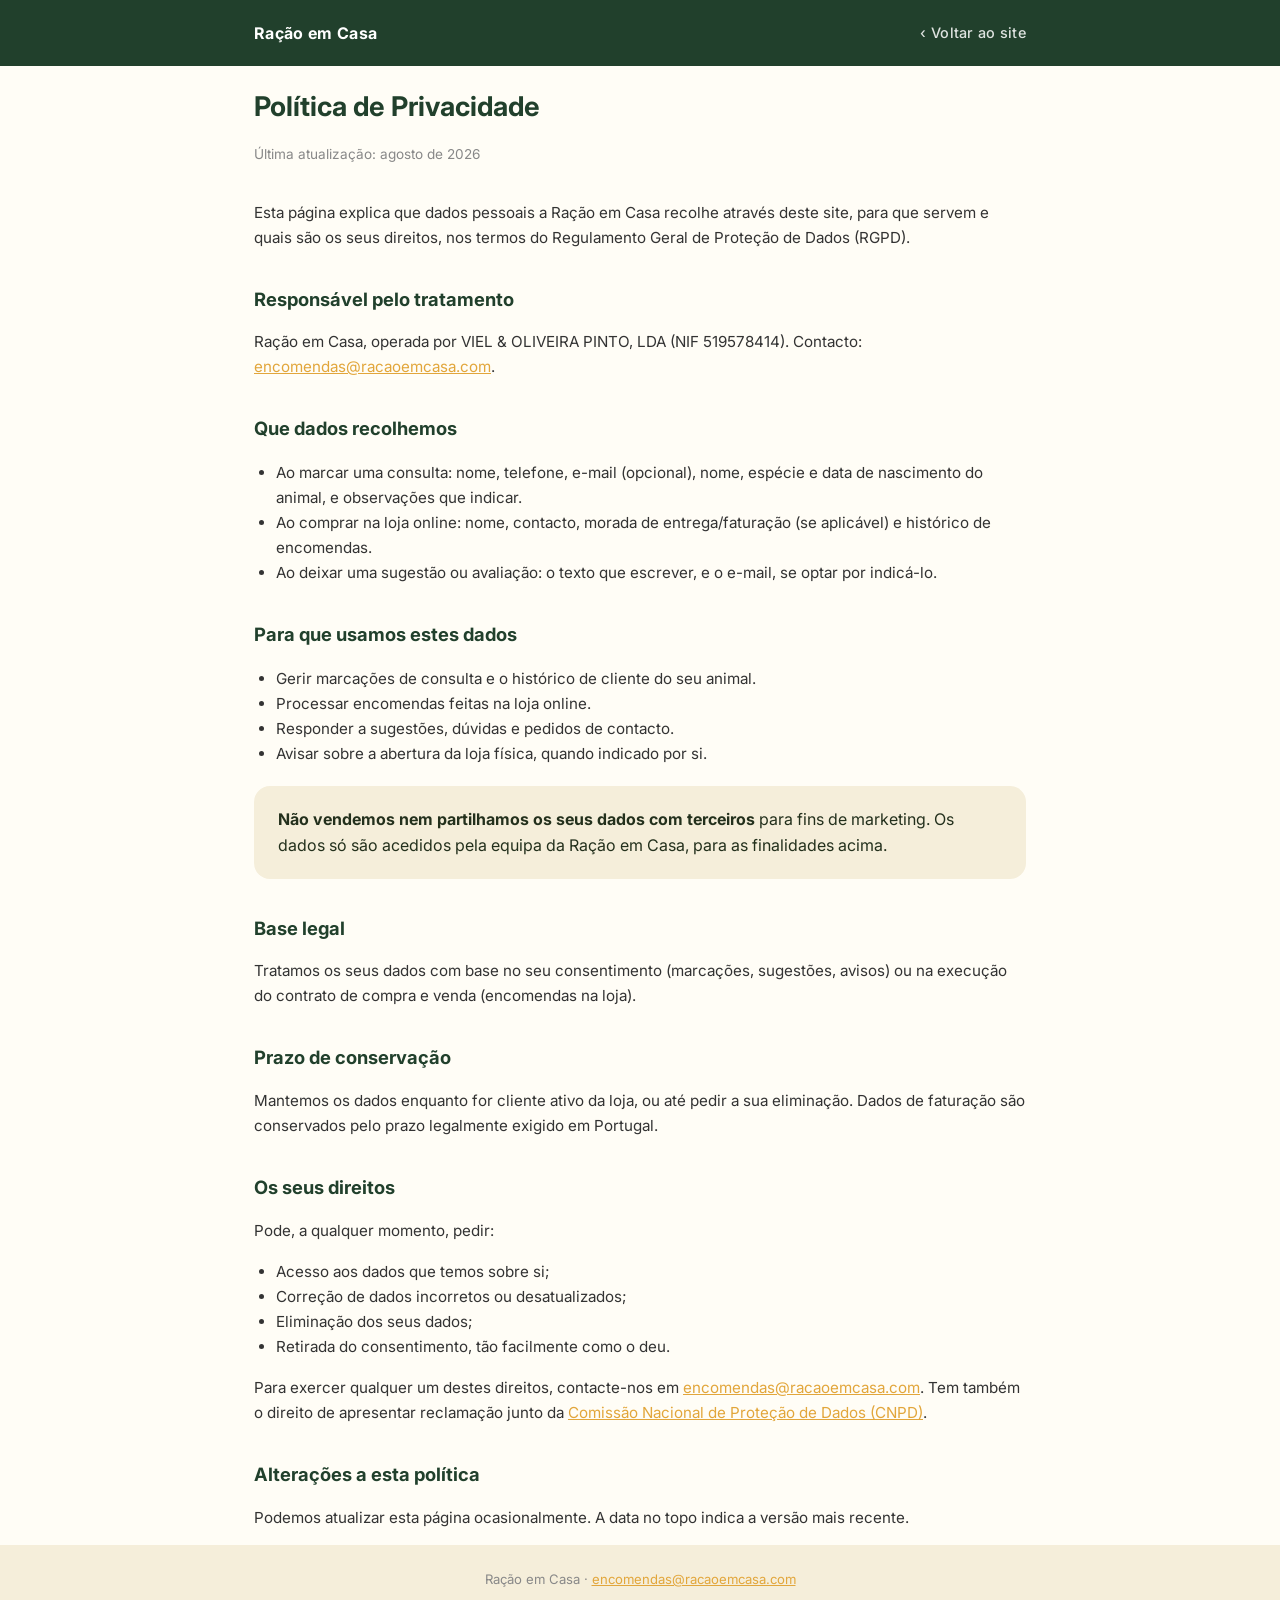
<file: privacidade.html>
<!DOCTYPE html>
<html lang="pt-PT">
<head>
<meta charset="UTF-8">
<meta name="viewport" content="width=device-width, initial-scale=1">
<title>Política de Privacidade | Ração em Casa</title>
<meta name="description" content="Política de Privacidade e proteção de dados da Ração em Casa.">
<link rel="preconnect" href="https://fonts.googleapis.com">
<link href="https://fonts.googleapis.com/css2?family=Fredoka:wght@600;700&family=Inter:wght@400;500;600&display=swap" rel="stylesheet">
<style>
  :root {
    --navy: #21402C; --teal: #E2A63B; --ink: #23301C;
    --border: #E6D8B3; --bg-alt: #F5EEDA; --radius-pill: 999px;
  }
  * { box-sizing: border-box; }
  body { font-family: 'Inter', sans-serif; color: var(--ink); margin: 0; line-height: 1.65; background: #FFFDF6; }
  .wrap { max-width: 820px; margin: 0 auto; padding: 0 24px; }
  header { background: var(--navy); padding: 20px 0; }
  header .wrap { display: flex; align-items: center; justify-content: space-between; }
  header a { color: #fff; text-decoration: none; font-weight: 700; letter-spacing: 0.02em; }
  header a.back { font-weight: 500; opacity: 0.85; font-size: 0.9rem; }
  main { padding: 48px 0 80px; }
  h1 { color: var(--navy); font-size: 1.7rem; margin-bottom: 6px; }
  .updated { color: #888; font-size: 0.85rem; margin-bottom: 34px; }
  h2 { color: var(--navy); font-size: 1.15rem; margin-top: 34px; }
  p, li { color: #333; font-size: 0.95rem; }
  ul { padding-left: 22px; }
  a { color: var(--teal); }
  .box { background: var(--bg-alt); border-radius: 16px; padding: 20px 24px; margin: 20px 0; }
  footer { background: var(--bg-alt); padding: 24px 0; text-align: center; font-size: 0.82rem; color: #888; }
</style>
</head>
<body>
<header>
  <div class="wrap">
    <a href="index.html">Ração em Casa</a>
    <a class="back" href="index.html">‹ Voltar ao site</a>
  </div>
</header>

<main class="wrap">
  <h1>Política de Privacidade</h1>
  <p class="updated">Última atualização: agosto de 2026</p>

  <p>Esta página explica que dados pessoais a Ração em Casa recolhe através deste site, para que servem e quais são os seus direitos, nos termos do Regulamento Geral de Proteção de Dados (RGPD).</p>

  <h2>Responsável pelo tratamento</h2>
  <p>Ração em Casa, operada por VIEL &amp; OLIVEIRA PINTO, LDA (NIF 519578414). Contacto: <a href="mailto:encomendas@racaoemcasa.com">encomendas@racaoemcasa.com</a>.</p>

  <h2>Que dados recolhemos</h2>
  <ul>
    <li>Ao marcar uma consulta: nome, telefone, e-mail (opcional), nome, espécie e data de nascimento do animal, e observações que indicar.</li>
    <li>Ao comprar na loja online: nome, contacto, morada de entrega/faturação (se aplicável) e histórico de encomendas.</li>
    <li>Ao deixar uma sugestão ou avaliação: o texto que escrever, e o e-mail, se optar por indicá-lo.</li>
  </ul>

  <h2>Para que usamos estes dados</h2>
  <ul>
    <li>Gerir marcações de consulta e o histórico de cliente do seu animal.</li>
    <li>Processar encomendas feitas na loja online.</li>
    <li>Responder a sugestões, dúvidas e pedidos de contacto.</li>
    <li>Avisar sobre a abertura da loja física, quando indicado por si.</li>
  </ul>

  <div class="box">
    <strong>Não vendemos nem partilhamos os seus dados com terceiros</strong> para fins de marketing. Os dados só são acedidos pela equipa da Ração em Casa, para as finalidades acima.
  </div>

  <h2>Base legal</h2>
  <p>Tratamos os seus dados com base no seu consentimento (marcações, sugestões, avisos) ou na execução do contrato de compra e venda (encomendas na loja).</p>

  <h2>Prazo de conservação</h2>
  <p>Mantemos os dados enquanto for cliente ativo da loja, ou até pedir a sua eliminação. Dados de faturação são conservados pelo prazo legalmente exigido em Portugal.</p>

  <h2>Os seus direitos</h2>
  <p>Pode, a qualquer momento, pedir:</p>
  <ul>
    <li>Acesso aos dados que temos sobre si;</li>
    <li>Correção de dados incorretos ou desatualizados;</li>
    <li>Eliminação dos seus dados;</li>
    <li>Retirada do consentimento, tão facilmente como o deu.</li>
  </ul>
  <p>Para exercer qualquer um destes direitos, contacte-nos em <a href="mailto:encomendas@racaoemcasa.com">encomendas@racaoemcasa.com</a>. Tem também o direito de apresentar reclamação junto da <a href="https://www.cnpd.pt" target="_blank">Comissão Nacional de Proteção de Dados (CNPD)</a>.</p>

  <h2>Alterações a esta política</h2>
  <p>Podemos atualizar esta página ocasionalmente. A data no topo indica a versão mais recente.</p>
</main>

<footer>
  Ração em Casa · <a href="mailto:encomendas@racaoemcasa.com">encomendas@racaoemcasa.com</a>
</footer>
</body>
</html>
</file>
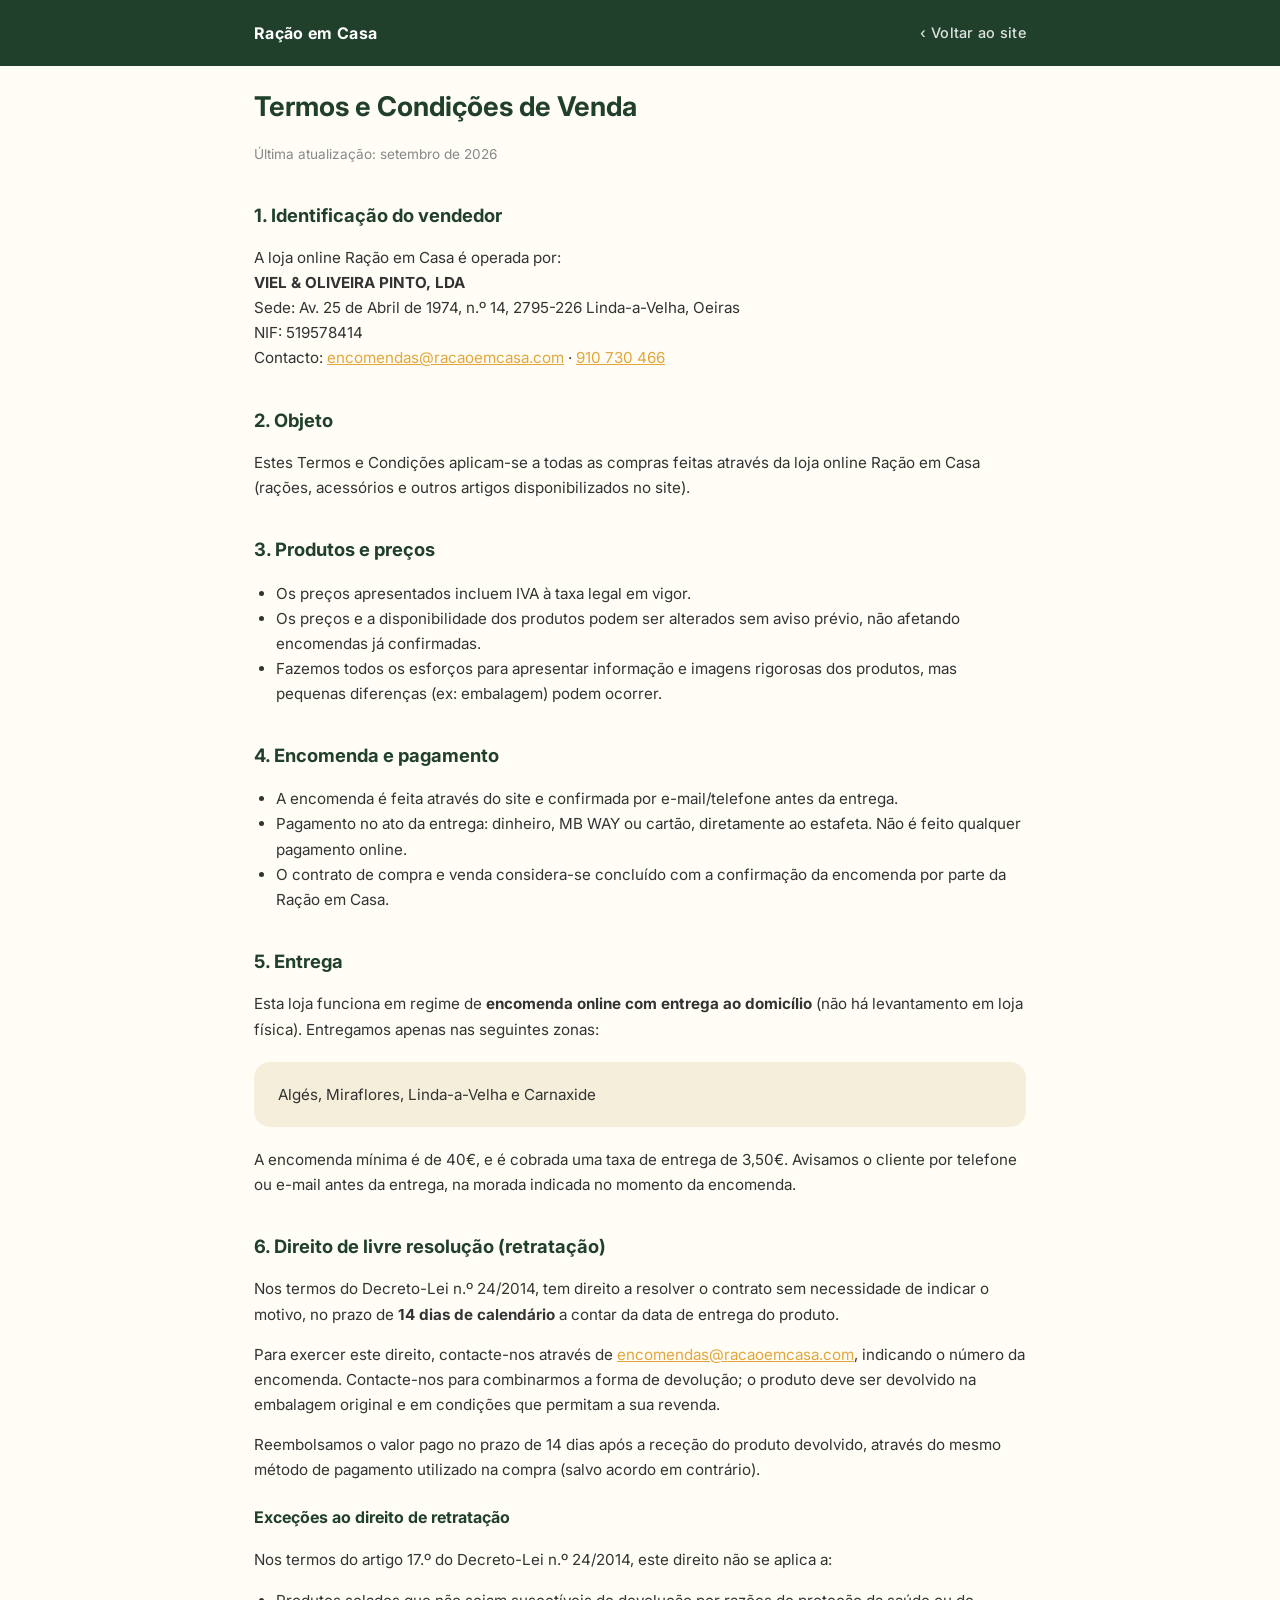
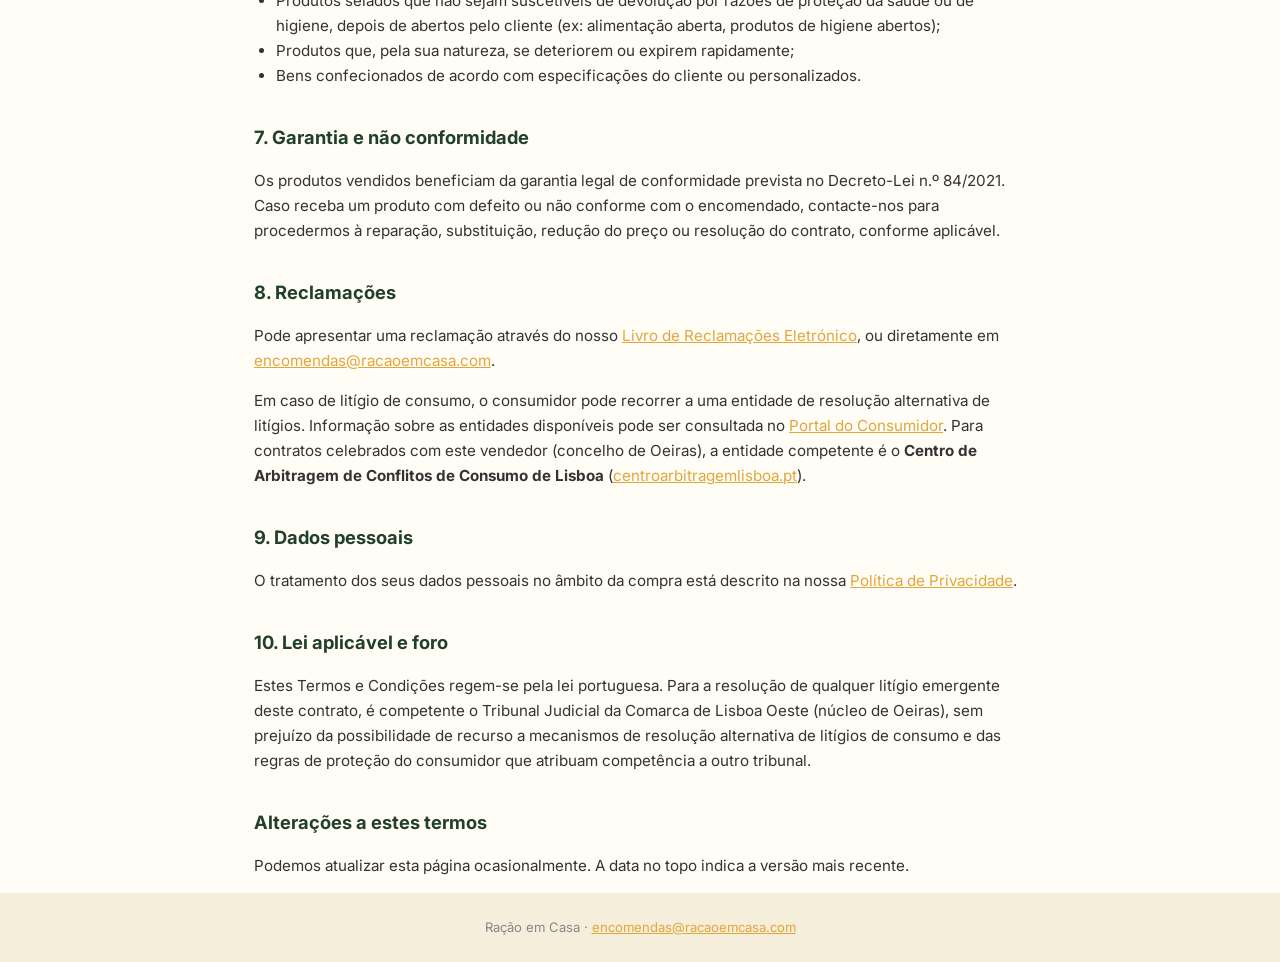
<file: termos.html>
<!DOCTYPE html>
<html lang="pt-PT">
<head>
<meta charset="UTF-8">
<meta name="viewport" content="width=device-width, initial-scale=1">
<title>Termos e Condições de Venda | Ração em Casa</title>
<meta name="description" content="Termos e Condições de Venda da loja online Ração em Casa.">
<link rel="preconnect" href="https://fonts.googleapis.com">
<link href="https://fonts.googleapis.com/css2?family=Fredoka:wght@600;700&family=Inter:wght@400;500;600&display=swap" rel="stylesheet">
<style>
  :root {
    --navy: #21402C; --teal: #E2A63B; --ink: #23301C;
    --border: #E6D8B3; --bg-alt: #F5EEDA; --radius-pill: 999px;
  }
  * { box-sizing: border-box; }
  body { font-family: 'Inter', sans-serif; color: var(--ink); margin: 0; line-height: 1.65; background: #FFFDF6; }
  .wrap { max-width: 820px; margin: 0 auto; padding: 0 24px; }
  header { background: var(--navy); padding: 20px 0; }
  header .wrap { display: flex; align-items: center; justify-content: space-between; }
  header a { color: #fff; text-decoration: none; font-weight: 700; letter-spacing: 0.02em; }
  header a.back { font-weight: 500; opacity: 0.85; font-size: 0.9rem; }
  main { padding: 48px 0 80px; }
  h1 { color: var(--navy); font-size: 1.7rem; margin-bottom: 6px; }
  .updated { color: #888; font-size: 0.85rem; margin-bottom: 34px; }
  h2 { color: var(--navy); font-size: 1.15rem; margin-top: 34px; }
  h3 { color: var(--navy); font-size: 1rem; margin-top: 22px; }
  p, li { color: #333; font-size: 0.95rem; }
  ul, ol { padding-left: 22px; }
  a { color: var(--teal); }
  .box { background: var(--bg-alt); border-radius: 16px; padding: 20px 24px; margin: 20px 0; }
  footer { background: var(--bg-alt); padding: 24px 0; text-align: center; font-size: 0.82rem; color: #888; }
</style>
</head>
<body>
<header>
  <div class="wrap">
    <a href="index.html">Ração em Casa</a>
    <a class="back" href="index.html">‹ Voltar ao site</a>
  </div>
</header>

<main class="wrap">
  <h1>Termos e Condições de Venda</h1>
  <p class="updated">Última atualização: setembro de 2026</p>

  <h2>1. Identificação do vendedor</h2>
  <p>
    A loja online Ração em Casa é operada por:<br>
    <strong>VIEL &amp; OLIVEIRA PINTO, LDA</strong><br>
    Sede: Av. 25 de Abril de 1974, n.º 14, 2795-226 Linda-a-Velha, Oeiras<br>
    NIF: 519578414<br>
    Contacto: <a href="mailto:encomendas@racaoemcasa.com">encomendas@racaoemcasa.com</a> · <a href="tel:+351910730466">910 730 466</a>
  </p>

  <h2>2. Objeto</h2>
  <p>Estes Termos e Condições aplicam-se a todas as compras feitas através da loja online Ração em Casa (rações, acessórios e outros artigos disponibilizados no site).</p>

  <h2>3. Produtos e preços</h2>
  <ul>
    <li>Os preços apresentados incluem IVA à taxa legal em vigor.</li>
    <li>Os preços e a disponibilidade dos produtos podem ser alterados sem aviso prévio, não afetando encomendas já confirmadas.</li>
    <li>Fazemos todos os esforços para apresentar informação e imagens rigorosas dos produtos, mas pequenas diferenças (ex: embalagem) podem ocorrer.</li>
  </ul>

  <h2>4. Encomenda e pagamento</h2>
  <ul>
    <li>A encomenda é feita através do site e confirmada por e-mail/telefone antes da entrega.</li>
    <li>Pagamento no ato da entrega: dinheiro, MB WAY ou cartão, diretamente ao estafeta. Não é feito qualquer pagamento online.</li>
    <li>O contrato de compra e venda considera-se concluído com a confirmação da encomenda por parte da Ração em Casa.</li>
  </ul>

  <h2>5. Entrega</h2>
  <p>Esta loja funciona em regime de <strong>encomenda online com entrega ao domicílio</strong> (não há levantamento em loja física). Entregamos apenas nas seguintes zonas:</p>
  <p class="box">Algés, Miraflores, Linda-a-Velha e Carnaxide</p>
  <p>A encomenda mínima é de 40€, e é cobrada uma taxa de entrega de 3,50€. Avisamos o cliente por telefone ou e-mail antes da entrega, na morada indicada no momento da encomenda.</p>

  <h2>6. Direito de livre resolução (retratação)</h2>
  <p>Nos termos do Decreto-Lei n.º 24/2014, tem direito a resolver o contrato sem necessidade de indicar o motivo, no prazo de <strong>14 dias de calendário</strong> a contar da data de entrega do produto.</p>
  <p>Para exercer este direito, contacte-nos através de <a href="mailto:encomendas@racaoemcasa.com">encomendas@racaoemcasa.com</a>, indicando o número da encomenda. Contacte-nos para combinarmos a forma de devolução; o produto deve ser devolvido na embalagem original e em condições que permitam a sua revenda.</p>
  <p>Reembolsamos o valor pago no prazo de 14 dias após a receção do produto devolvido, através do mesmo método de pagamento utilizado na compra (salvo acordo em contrário).</p>
  <h3>Exceções ao direito de retratação</h3>
  <p>Nos termos do artigo 17.º do Decreto-Lei n.º 24/2014, este direito não se aplica a:</p>
  <ul>
    <li>Produtos selados que não sejam suscetíveis de devolução por razões de proteção da saúde ou de higiene, depois de abertos pelo cliente (ex: alimentação aberta, produtos de higiene abertos);</li>
    <li>Produtos que, pela sua natureza, se deteriorem ou expirem rapidamente;</li>
    <li>Bens confecionados de acordo com especificações do cliente ou personalizados.</li>
  </ul>

  <h2>7. Garantia e não conformidade</h2>
  <p>Os produtos vendidos beneficiam da garantia legal de conformidade prevista no Decreto-Lei n.º 84/2021. Caso receba um produto com defeito ou não conforme com o encomendado, contacte-nos para procedermos à reparação, substituição, redução do preço ou resolução do contrato, conforme aplicável.</p>

  <h2>8. Reclamações</h2>
  <p>Pode apresentar uma reclamação através do nosso <a href="https://www.livroreclamacoes.pt" target="_blank" rel="noopener">Livro de Reclamações Eletrónico</a>, ou diretamente em <a href="mailto:encomendas@racaoemcasa.com">encomendas@racaoemcasa.com</a>.</p>
  <p>Em caso de litígio de consumo, o consumidor pode recorrer a uma entidade de resolução alternativa de litígios. Informação sobre as entidades disponíveis pode ser consultada no <a href="https://www.consumidor.gov.pt" target="_blank" rel="noopener">Portal do Consumidor</a>. Para contratos celebrados com este vendedor (concelho de Oeiras), a entidade competente é o <strong>Centro de Arbitragem de Conflitos de Consumo de Lisboa</strong> (<a href="https://www.centroarbitragemlisboa.pt" target="_blank" rel="noopener">centroarbitragemlisboa.pt</a>).</p>

  <h2>9. Dados pessoais</h2>
  <p>O tratamento dos seus dados pessoais no âmbito da compra está descrito na nossa <a href="privacidade.html">Política de Privacidade</a>.</p>

  <h2>10. Lei aplicável e foro</h2>
  <p>Estes Termos e Condições regem-se pela lei portuguesa. Para a resolução de qualquer litígio emergente deste contrato, é competente o Tribunal Judicial da Comarca de Lisboa Oeste (núcleo de Oeiras), sem prejuízo da possibilidade de recurso a mecanismos de resolução alternativa de litígios de consumo e das regras de proteção do consumidor que atribuam competência a outro tribunal.</p>

  <h2>Alterações a estes termos</h2>
  <p>Podemos atualizar esta página ocasionalmente. A data no topo indica a versão mais recente.</p>
</main>

<footer>
  Ração em Casa · <a href="mailto:encomendas@racaoemcasa.com">encomendas@racaoemcasa.com</a>
</footer>
</body>
</html>
</file>
